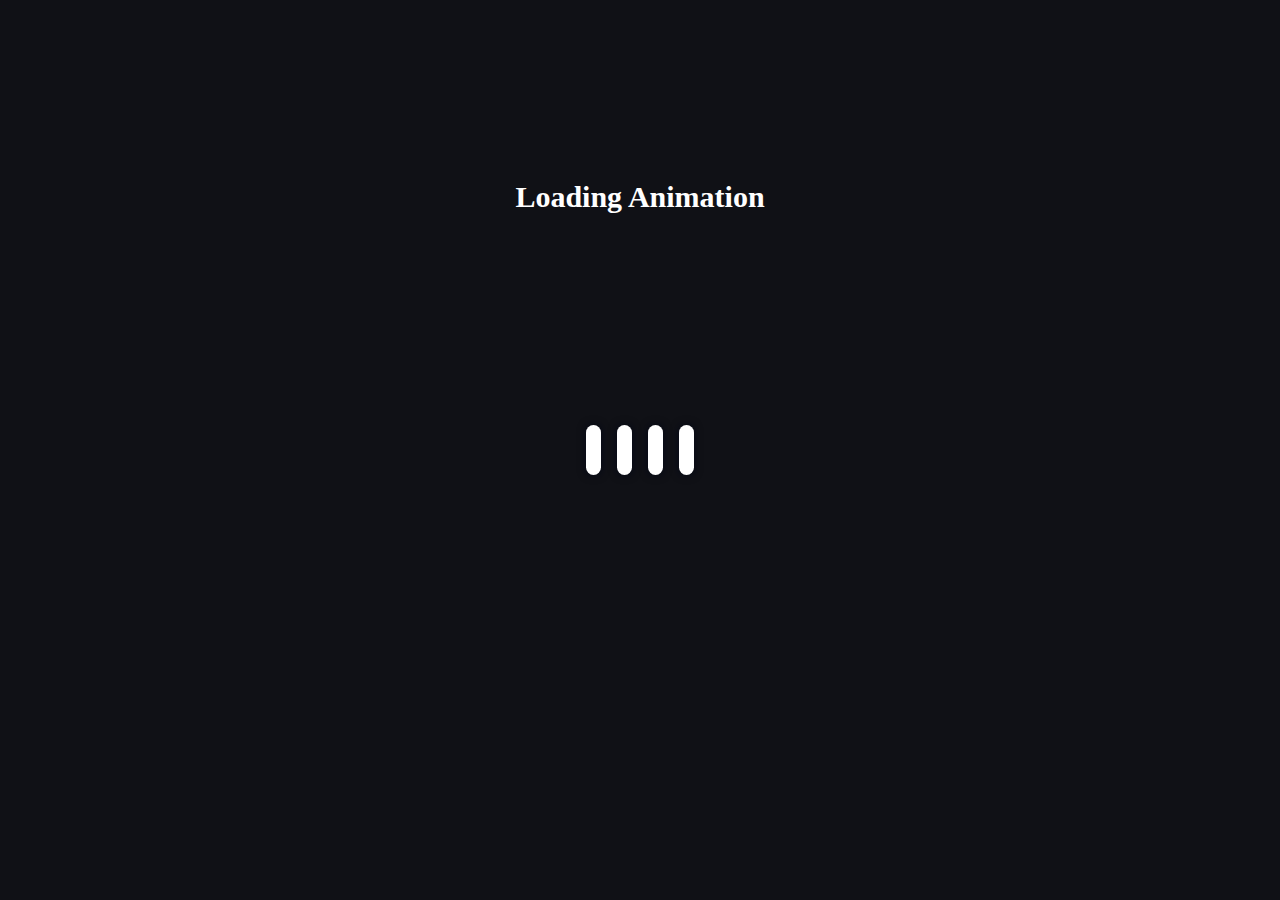
<file: 01-animation/index.html>
<!DOCTYPE html>
<html lang="en">
<head>
    <meta charset="UTF-8">
    <meta name="viewport" content="width=device-width, initial-scale=1.0">
    <title>Animation in CSS</title>
    <link rel="stylesheet" href="loading.css">
</head>
<body>
    <!-- <div class="box">
        Nytewalker👨🏽‍🚀
    </div> -->
    <div class="header">Loading Animation</div>
    <div class="load-container">
        <div class="box1 box"></div>
        <div class="box2 box"></div>
        <div class="box3 box"></div>
        <div class="box4 box"></div>
    </div>
    
</body>
</html>
</file>
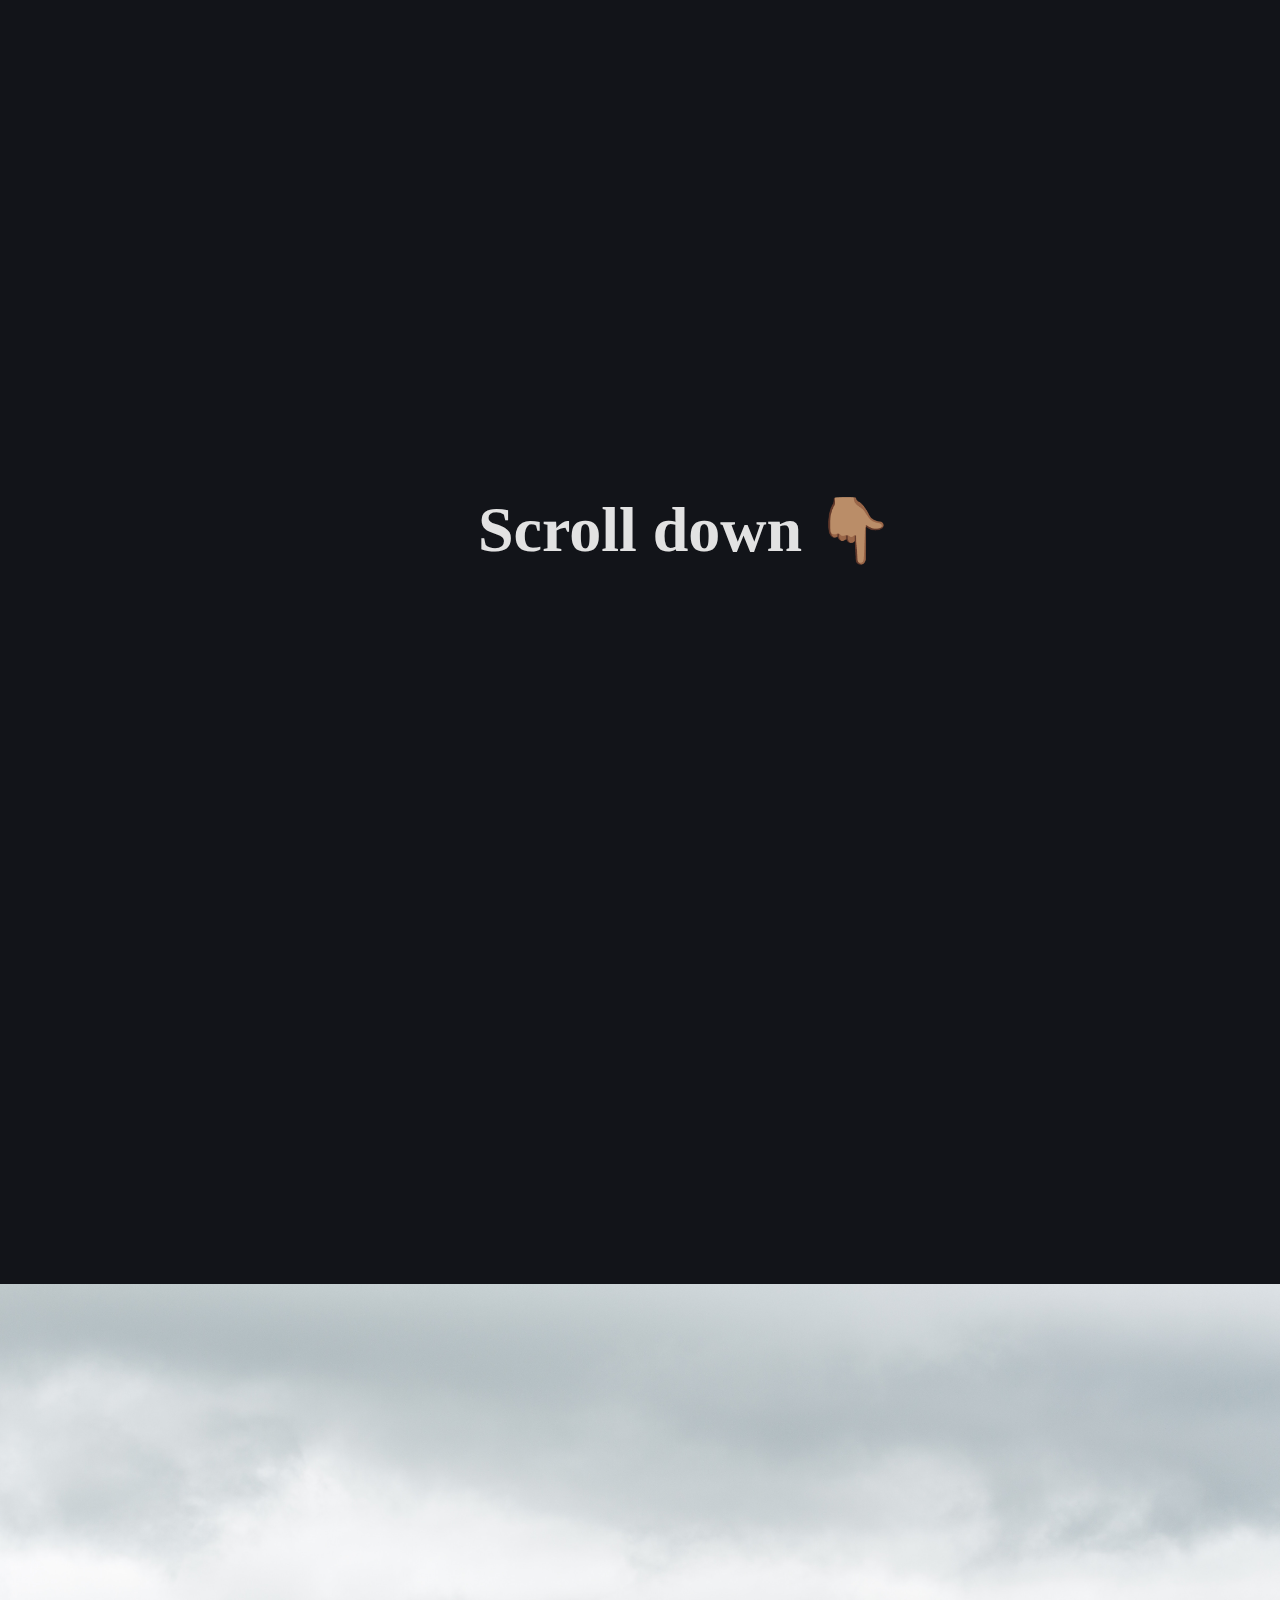
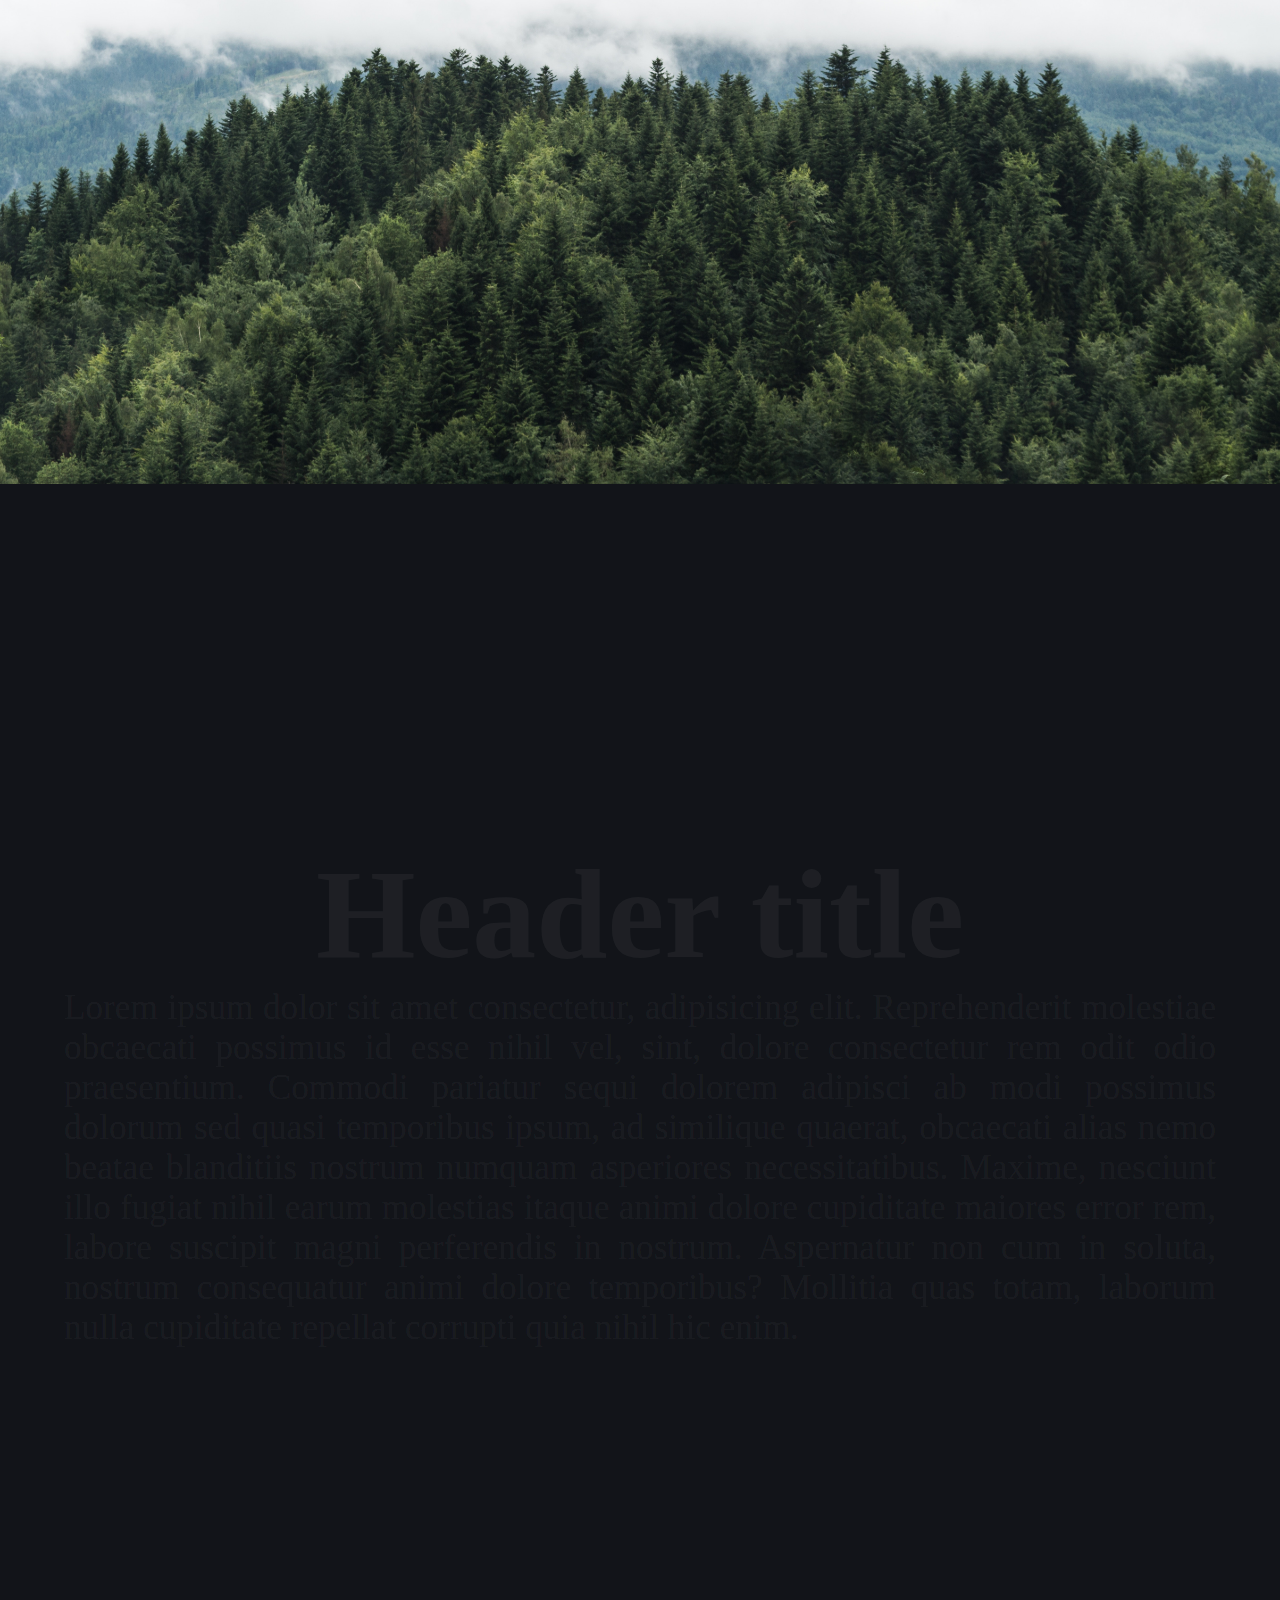
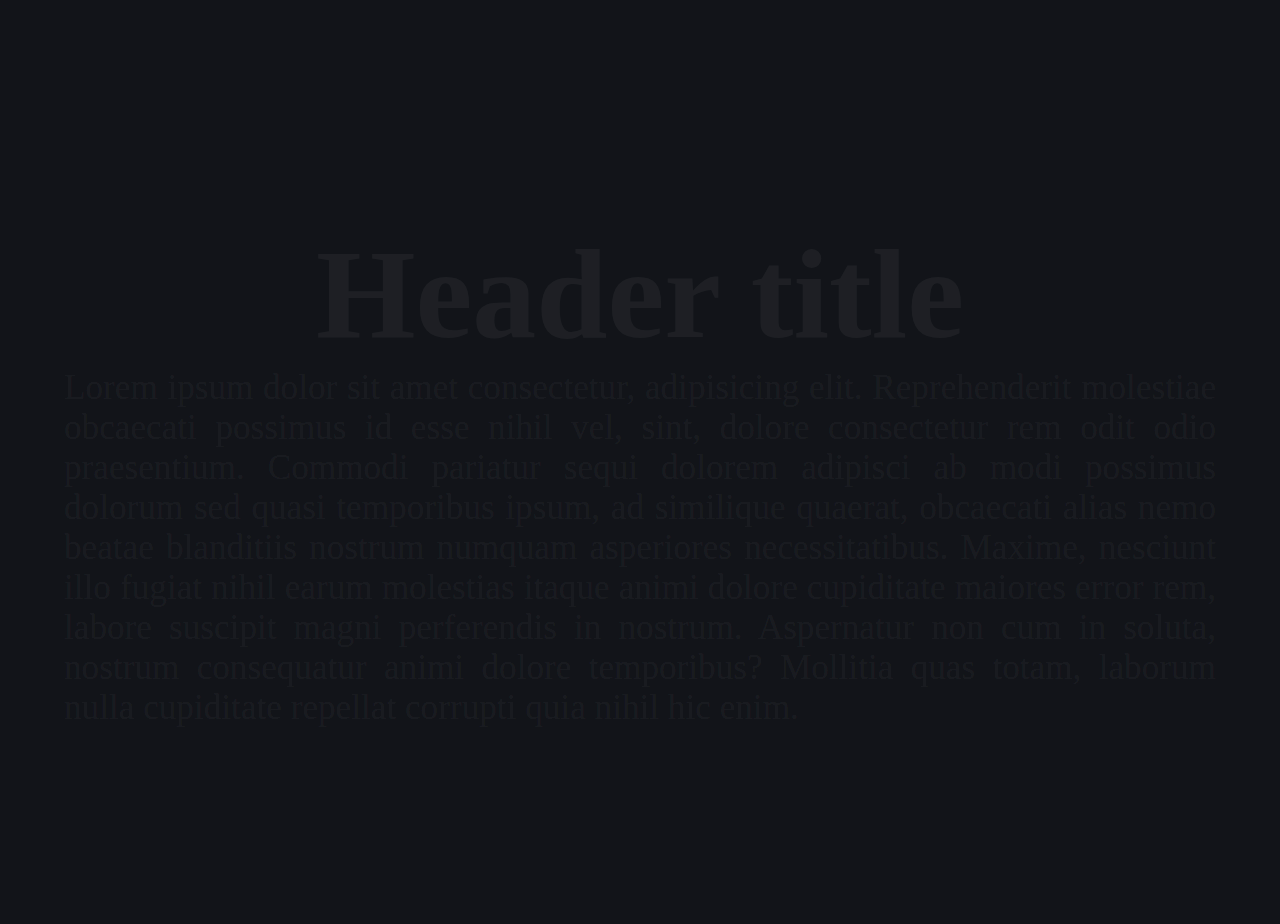
<file: 02-animation/index.html>
<!DOCTYPE html>
<html lang="en">
<head>
    <meta charset="UTF-8">
    <meta name="viewport" content="width=device-width, initial-scale=1.0">
    <title>02-animation-lesson</title>
    <link rel="stylesheet" href="animate.css">
</head>
<body>
    <section>
        <h1 class="header">Scroll down <span class="arrow">👇🏽</span></h1>
    </section>
    <section>
        <div class="img-container">
            <img src="./img.jpg" alt="">
        </div>
    </section>
    <section class="scroll-reveal">
        <h2><span>Header title</span></h2>
        <p><span>Lorem ipsum dolor sit amet consectetur, adipisicing elit. Reprehenderit molestiae obcaecati possimus id esse nihil vel, sint, dolore consectetur rem odit odio praesentium. Commodi pariatur sequi dolorem adipisci ab modi possimus dolorum sed quasi temporibus ipsum, ad similique quaerat, obcaecati alias nemo beatae blanditiis nostrum numquam asperiores necessitatibus. Maxime, nesciunt illo fugiat nihil earum molestias itaque animi dolore cupiditate maiores error rem, labore suscipit magni perferendis in nostrum. Aspernatur non cum in soluta, nostrum consequatur animi dolore temporibus? Mollitia quas totam, laborum nulla cupiditate repellat corrupti quia nihil hic enim.</span></p>
    </section>
    <section class="scroll-reveal">
        <h2><span>Header title</span></h2>
        <p><span>Lorem ipsum dolor sit amet consectetur, adipisicing elit. Reprehenderit molestiae obcaecati possimus id esse nihil vel, sint, dolore consectetur rem odit odio praesentium. Commodi pariatur sequi dolorem adipisci ab modi possimus dolorum sed quasi temporibus ipsum, ad similique quaerat, obcaecati alias nemo beatae blanditiis nostrum numquam asperiores necessitatibus. Maxime, nesciunt illo fugiat nihil earum molestias itaque animi dolore cupiditate maiores error rem, labore suscipit magni perferendis in nostrum. Aspernatur non cum in soluta, nostrum consequatur animi dolore temporibus? Mollitia quas totam, laborum nulla cupiditate repellat corrupti quia nihil hic enim.</span></p>
    </section>
    
</body>
</html>
</file>
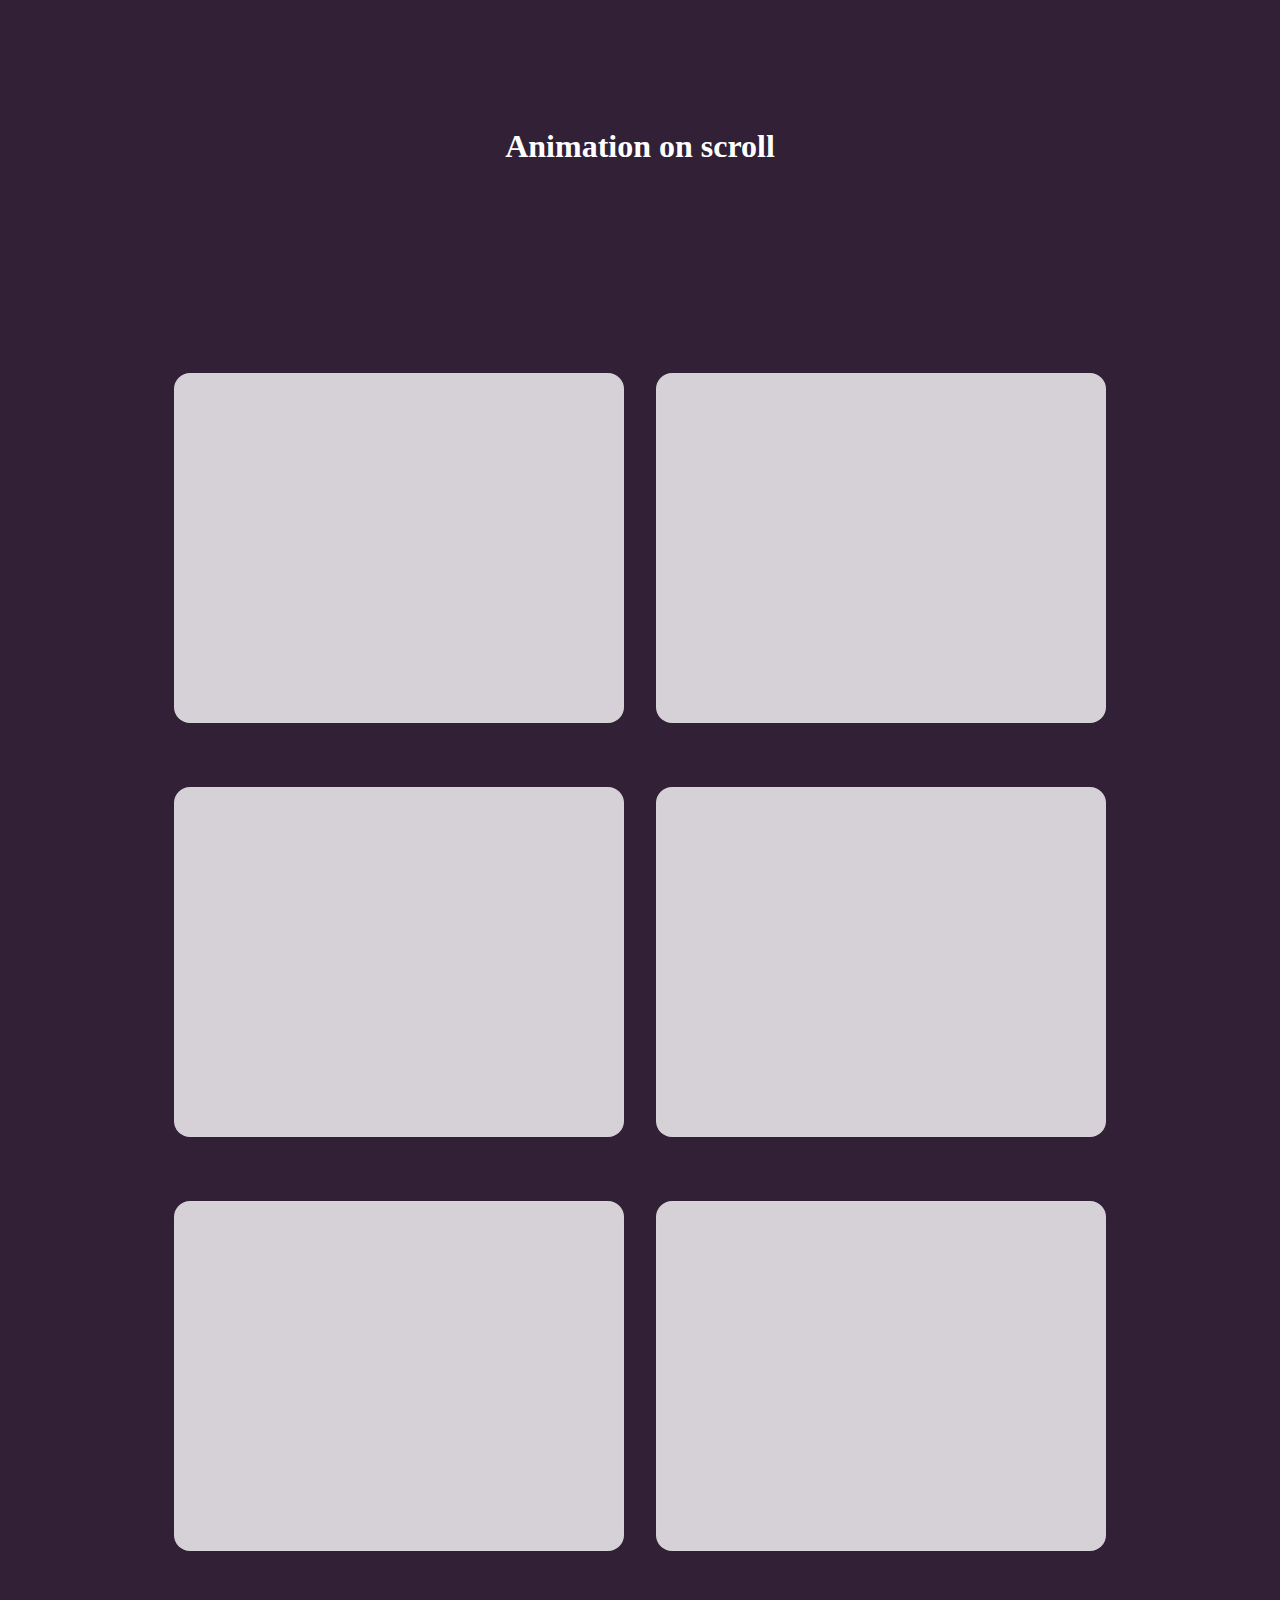
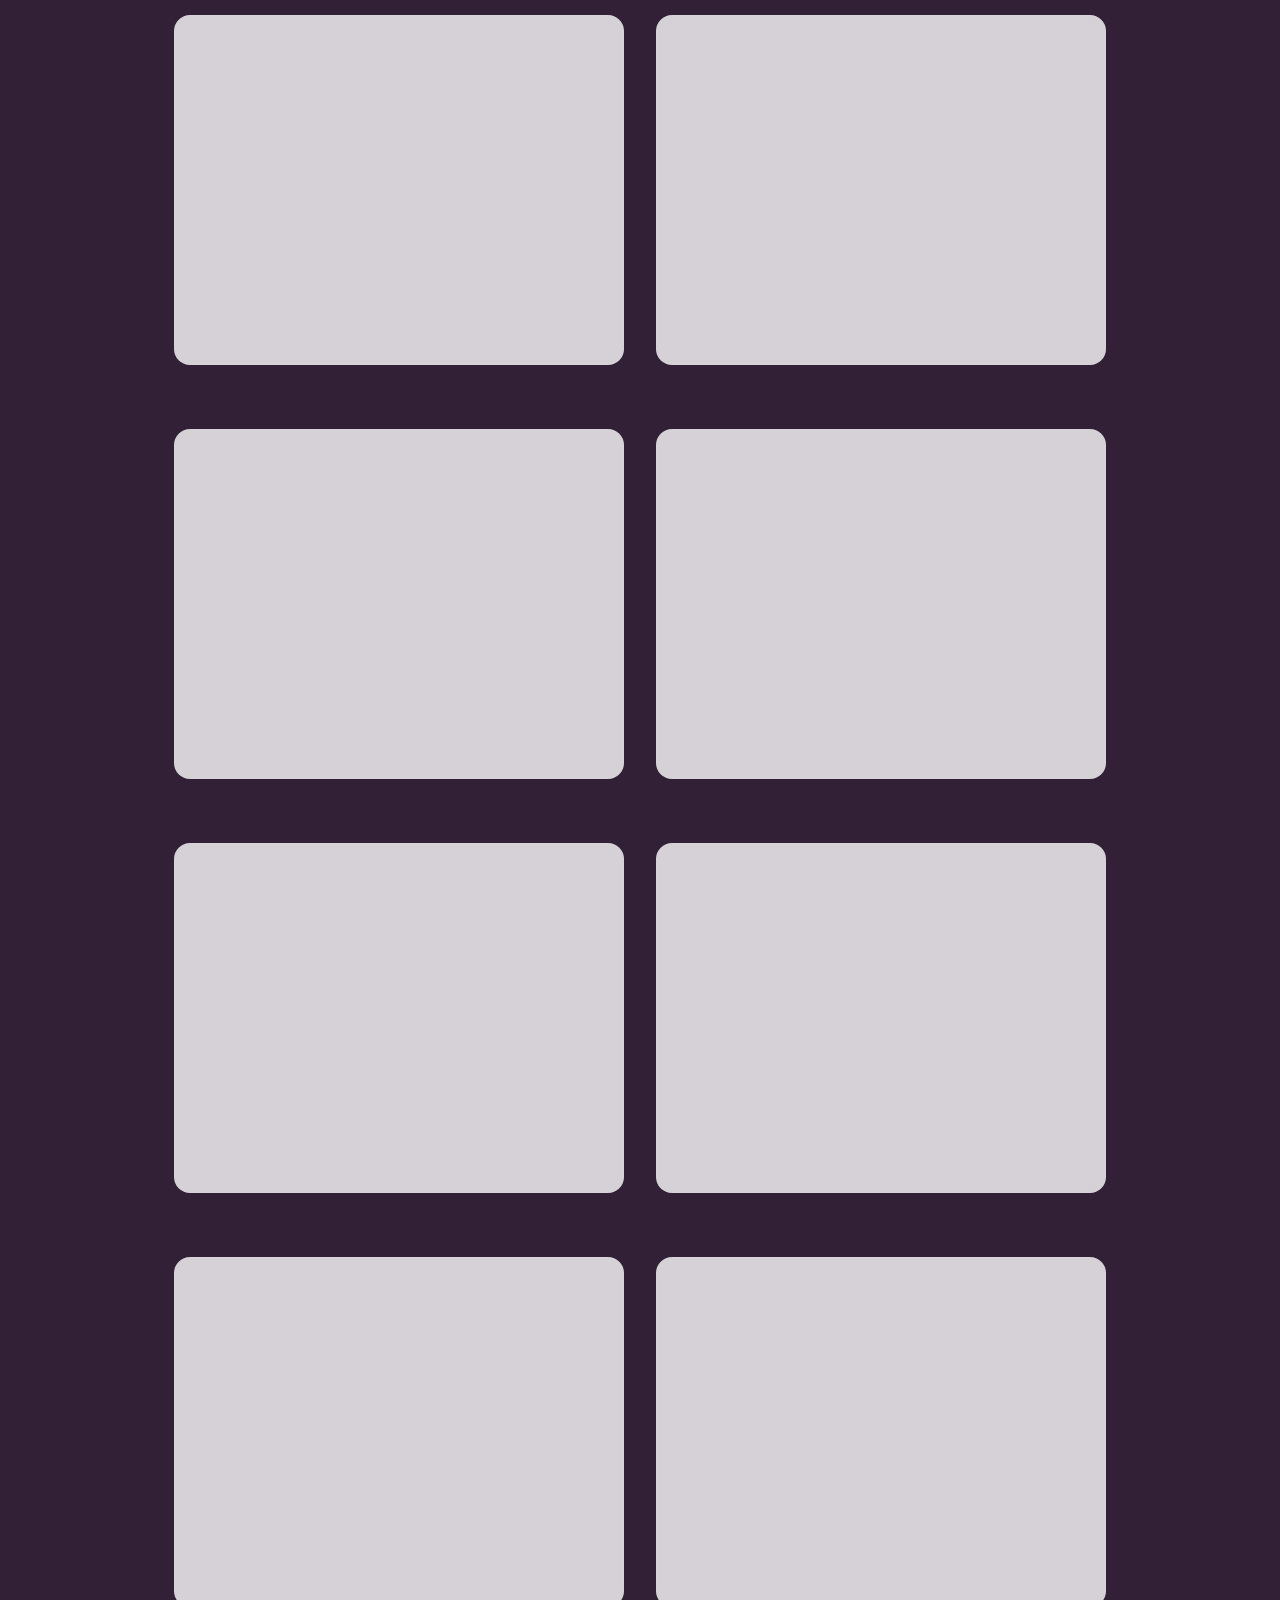
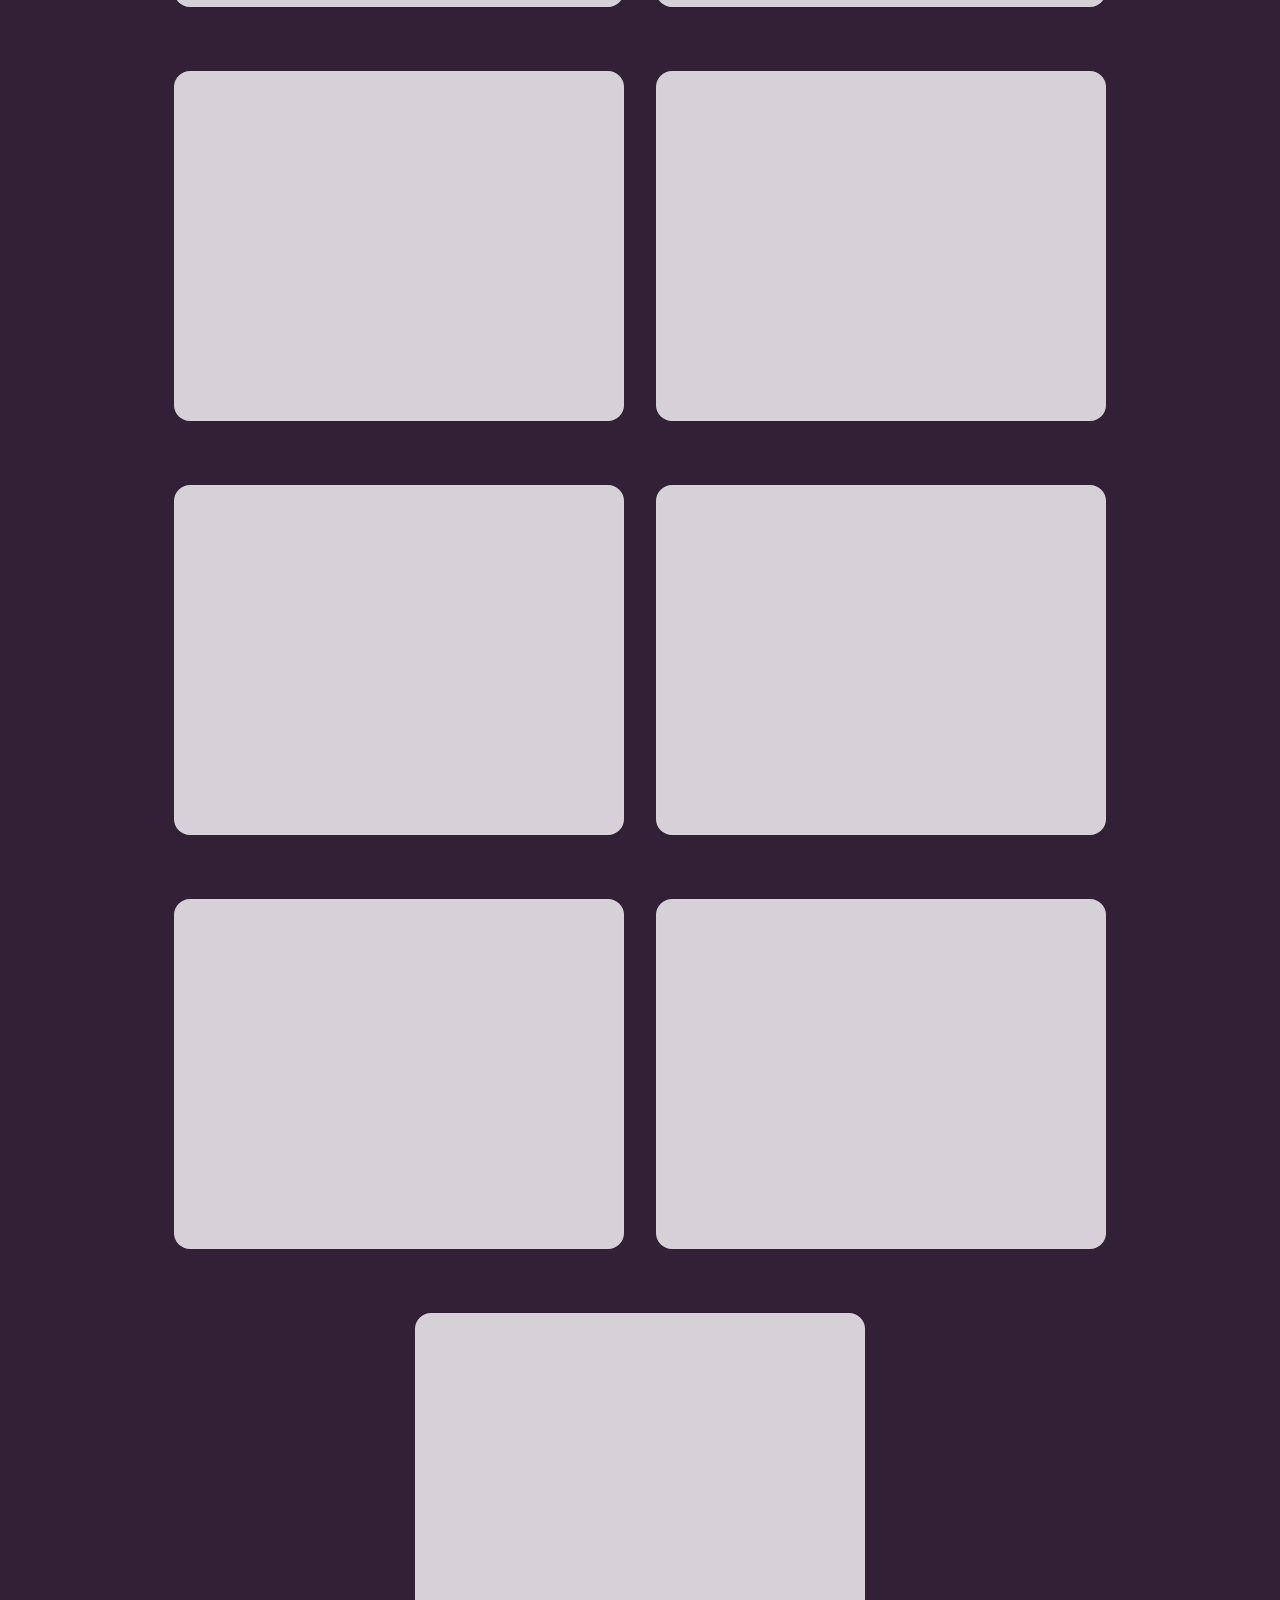
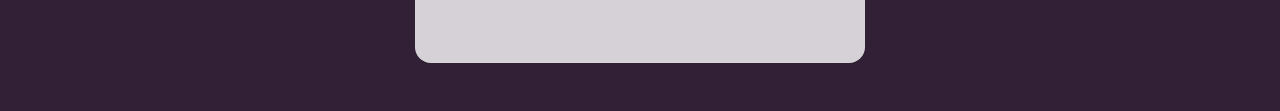
<file: 03-animation/index.html>
<!DOCTYPE html>
<html lang="en">
<head>
    <meta charset="UTF-8">
    <meta name="viewport" content="width=device-width, initial-scale=1.0">
    <title>03-animation-scroll</title>
    <link rel="stylesheet" href="style.css">
</head>
<body>
    <h1>Animation on scroll</h1>
    <div class="container">
        <div class="box"></div>
        <div class="box"></div>
        <div class="box"></div>
        <div class="box"></div>
        <div class="box"></div>
        <div class="box"></div>
        <div class="box"></div>
        <div class="box"></div>
        <div class="box"></div>
        <div class="box"></div>
        <div class="box"></div>
        <div class="box"></div>
        <div class="box"></div>
        <div class="box"></div>
        <div class="box"></div>
        <div class="box"></div>
        <div class="box"></div>
        <div class="box"></div>
        <div class="box"></div>
        <div class="box"></div>
        <div class="box"></div>
    </div>
</body>
</html>
</file>
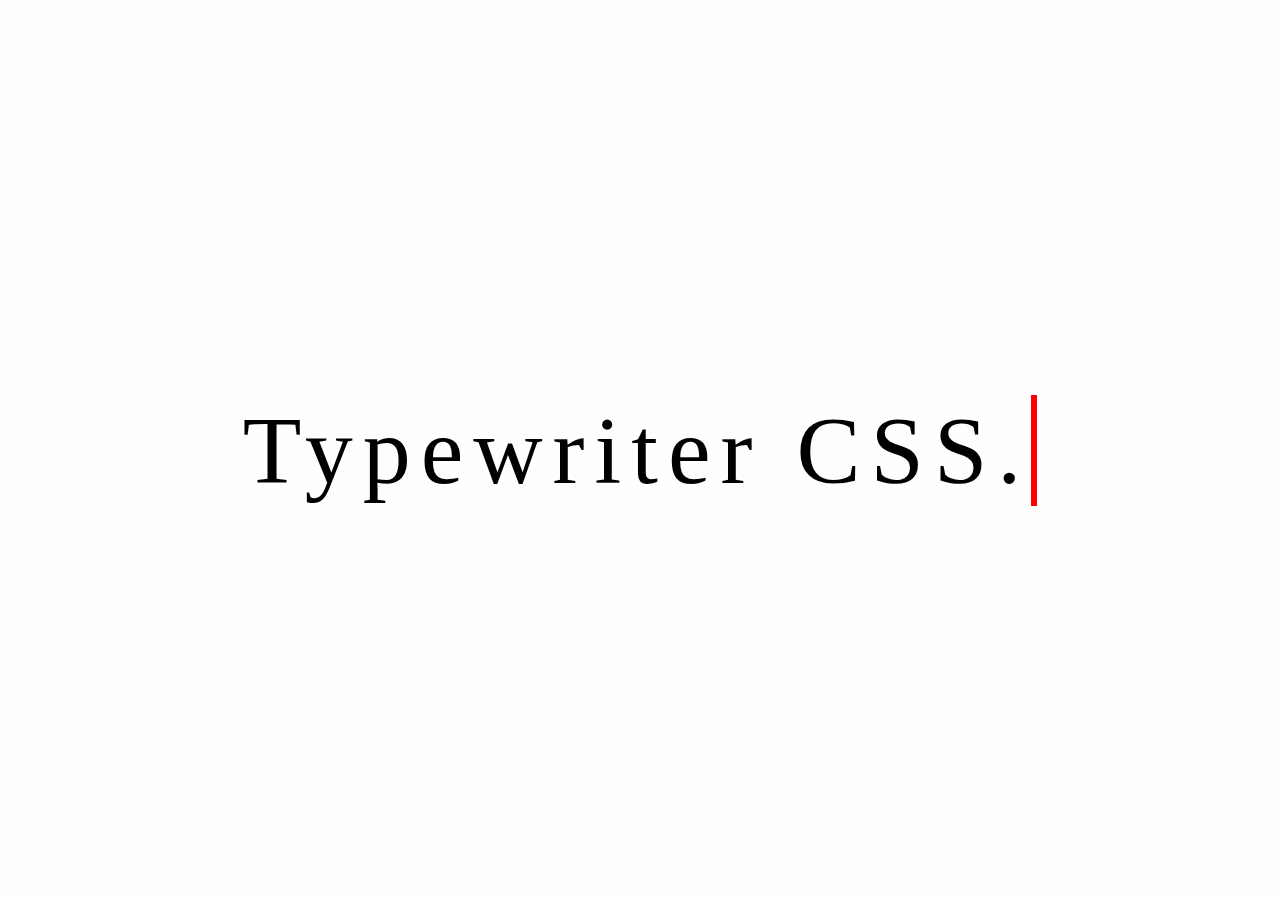
<file: 04-animation/index.html>
<!DOCTYPE html>
<html lang="en">
<head>
    <meta charset="UTF-8">
    <meta name="viewport" content="width=device-width, initial-scale=1.0">
    <title>Typewriter effect</title>
    <link rel="stylesheet" href="style.css">
</head>
<body>
    <div class="container">
        <p class="text">Typewriter CSS.</p>
    </div>
</body>
</html>
</file>
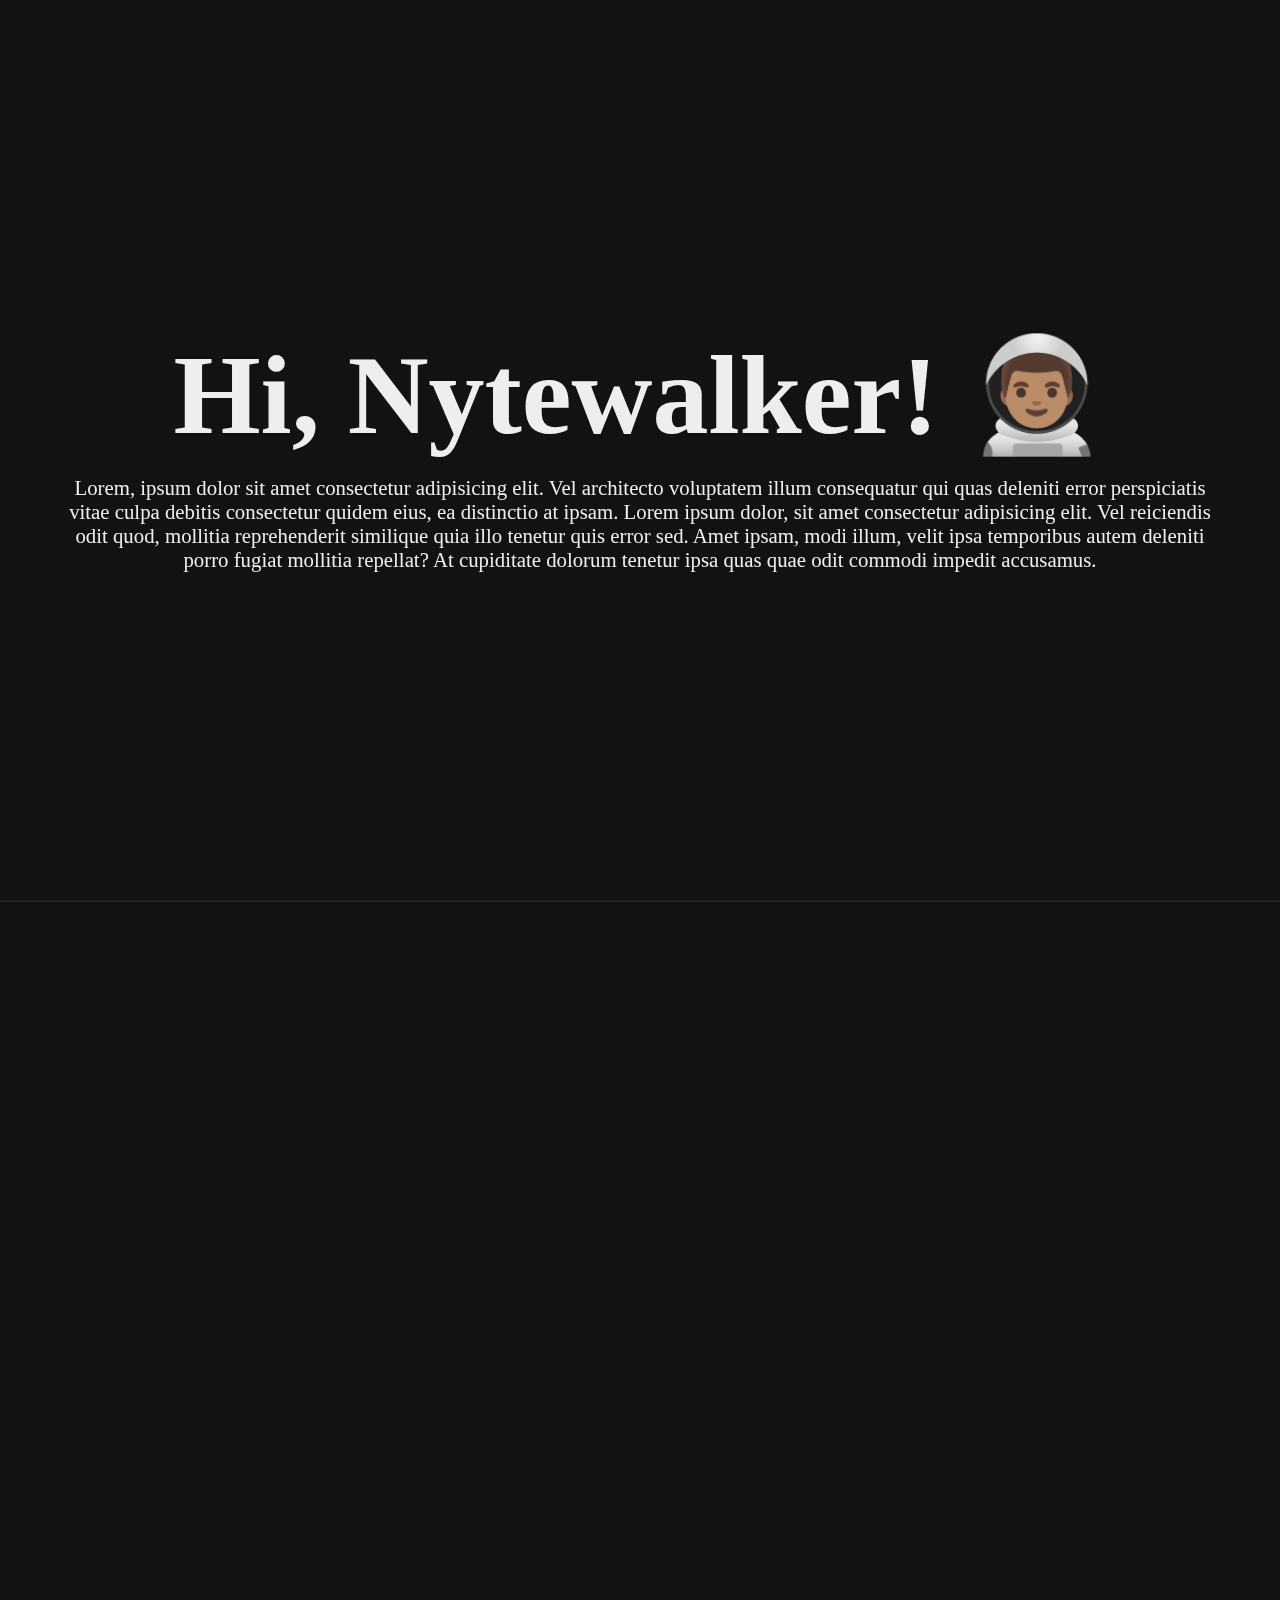
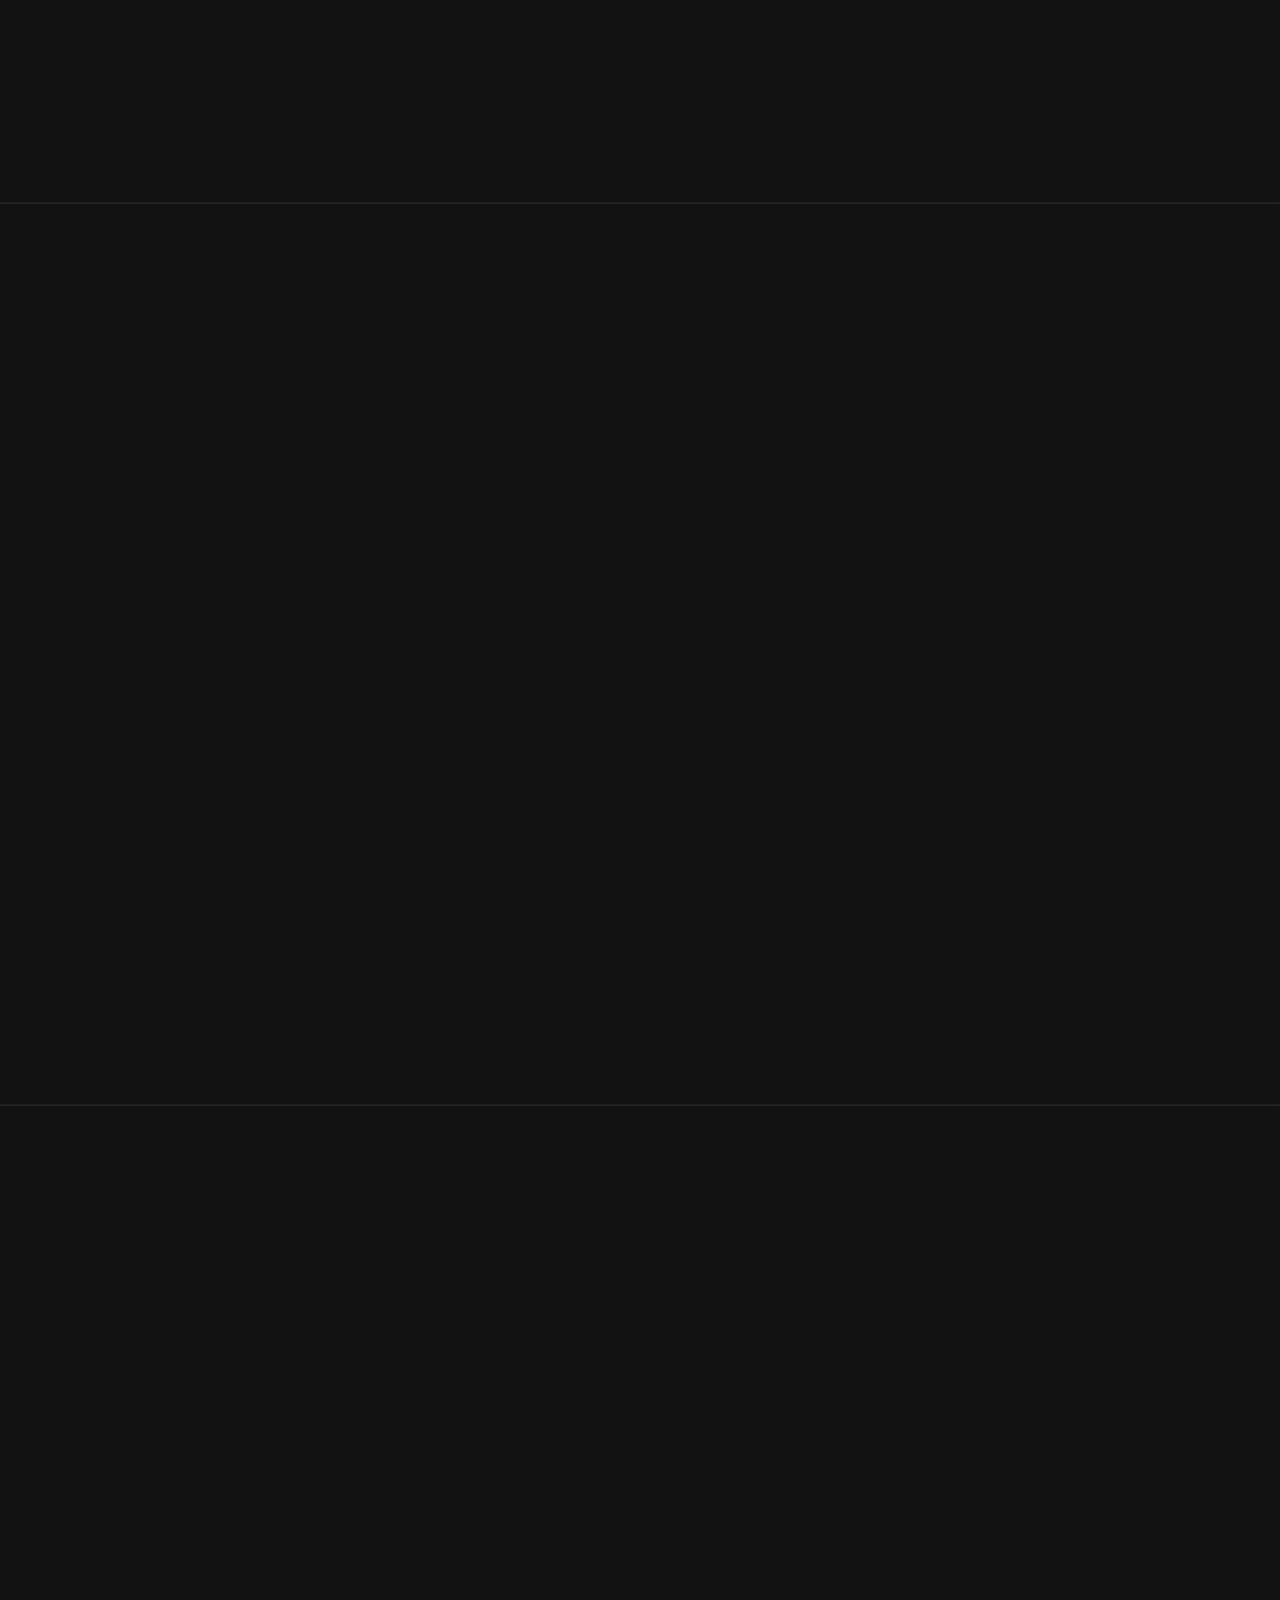
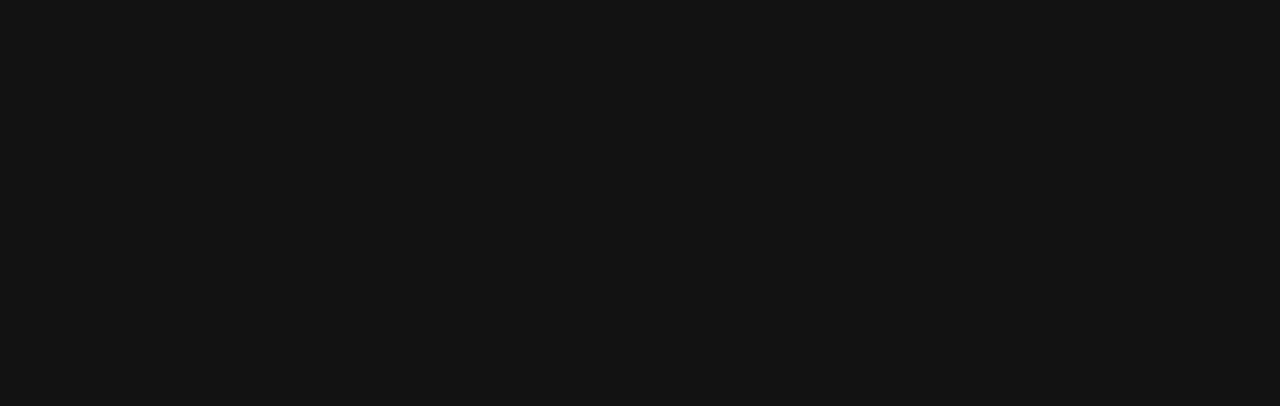
<file: 05-animation/index.html>
<!DOCTYPE html>
<html lang="en">
<head>
    <meta charset="UTF-8">
    <meta name="viewport" content="width=device-width, initial-scale=1.0">
    <title>Animating with JavaScript</title>
    <link rel="stylesheet" href="style.css">
    <script defer src="app.js"></script>
</head>
<body>
    <section class="first-section hidden">
        <h1>Hi, Nytewalker! 👨🏽‍🚀</h1>
        <p>Lorem, ipsum dolor sit amet consectetur adipisicing elit. Vel architecto voluptatem illum consequatur qui quas deleniti error perspiciatis vitae culpa debitis consectetur quidem eius, ea distinctio at ipsam. Lorem ipsum dolor, sit amet consectetur adipisicing elit. Vel reiciendis odit quod, mollitia reprehenderit similique quia illo tenetur quis error sed. Amet ipsam, modi illum, velit ipsa temporibus autem deleniti porro fugiat mollitia repellat? At cupiditate dolorum tenetur ipsa quas quae odit commodi impedit accusamus.</p>
    </section>
    <hr>

    <section class="second-section hidden">
        <h2>Check-out Portfolio</h2>
        <p>Lorem ipsum dolor sit amet consectetur adipisicing elit. Reprehenderit tempora doloremque eaque mollitia. Incidunt asperiores delectus voluptatum, rem eveniet perspiciatis blanditiis quaerat distinctio! Lorem ipsum dolor sit amet, consectetur adipisicing elit. Similique ullam a aut provident accusamus repudiandae minima? Maxime nam iusto harum quod cumque. Illum reprehenderit rerum quisquam quaerat eaque mollitia, natus veniam perferendis accusamus veritatis fugit tempora perspiciatis qui! Neque iure accusamus numquam! Alias neque voluptates dolor, illo sed expedita reprehenderit nesciunt quae minima perferendis reiciendis, rerum qui porro optio quaerat magni eveniet error laudantium explicabo? Voluptas ipsum sequi voluptate. Minima obcaecati, porro tempora dolorem ullam vitae aliquam!</p>
    </section>
    <hr>

    <section class="second-section hidden">
        <h2>Found something for you !</h2>
        <p>Lorem ipsum dolor sit amet consectetur adipisicing elit. Reprehenderit tempora doloremque eaque mollitia. Incidunt asperiores delectus voluptatum, rem eveniet perspiciatis blanditiis quaerat distinctio! Lorem ipsum dolor sit amet, consectetur adipisicing elit. Similique ullam a aut provident accusamus repudiandae minima? Maxime nam iusto harum quod cumque.</p>
    </section>
    <hr>

    <section class="third-section hidden">
        <h2>Hope you like it !</h2>
        <div class="img-box">
            <div class="img-container">
                <img src="./assets/img1.jpeg" alt="img-src">
            </div>
            <div class="img-container">
                <img src="./assets/img2.jpeg" alt="img-src">
            </div>
            <div class="img-container">
                <img src="./assets/img3.jpg" alt="img-src">
            </div>
            <div class="img-container">
                <img src="./assets/img4.png" alt="img-src">
            </div>
        </div>
    </section>
</body>
</html>
</file>
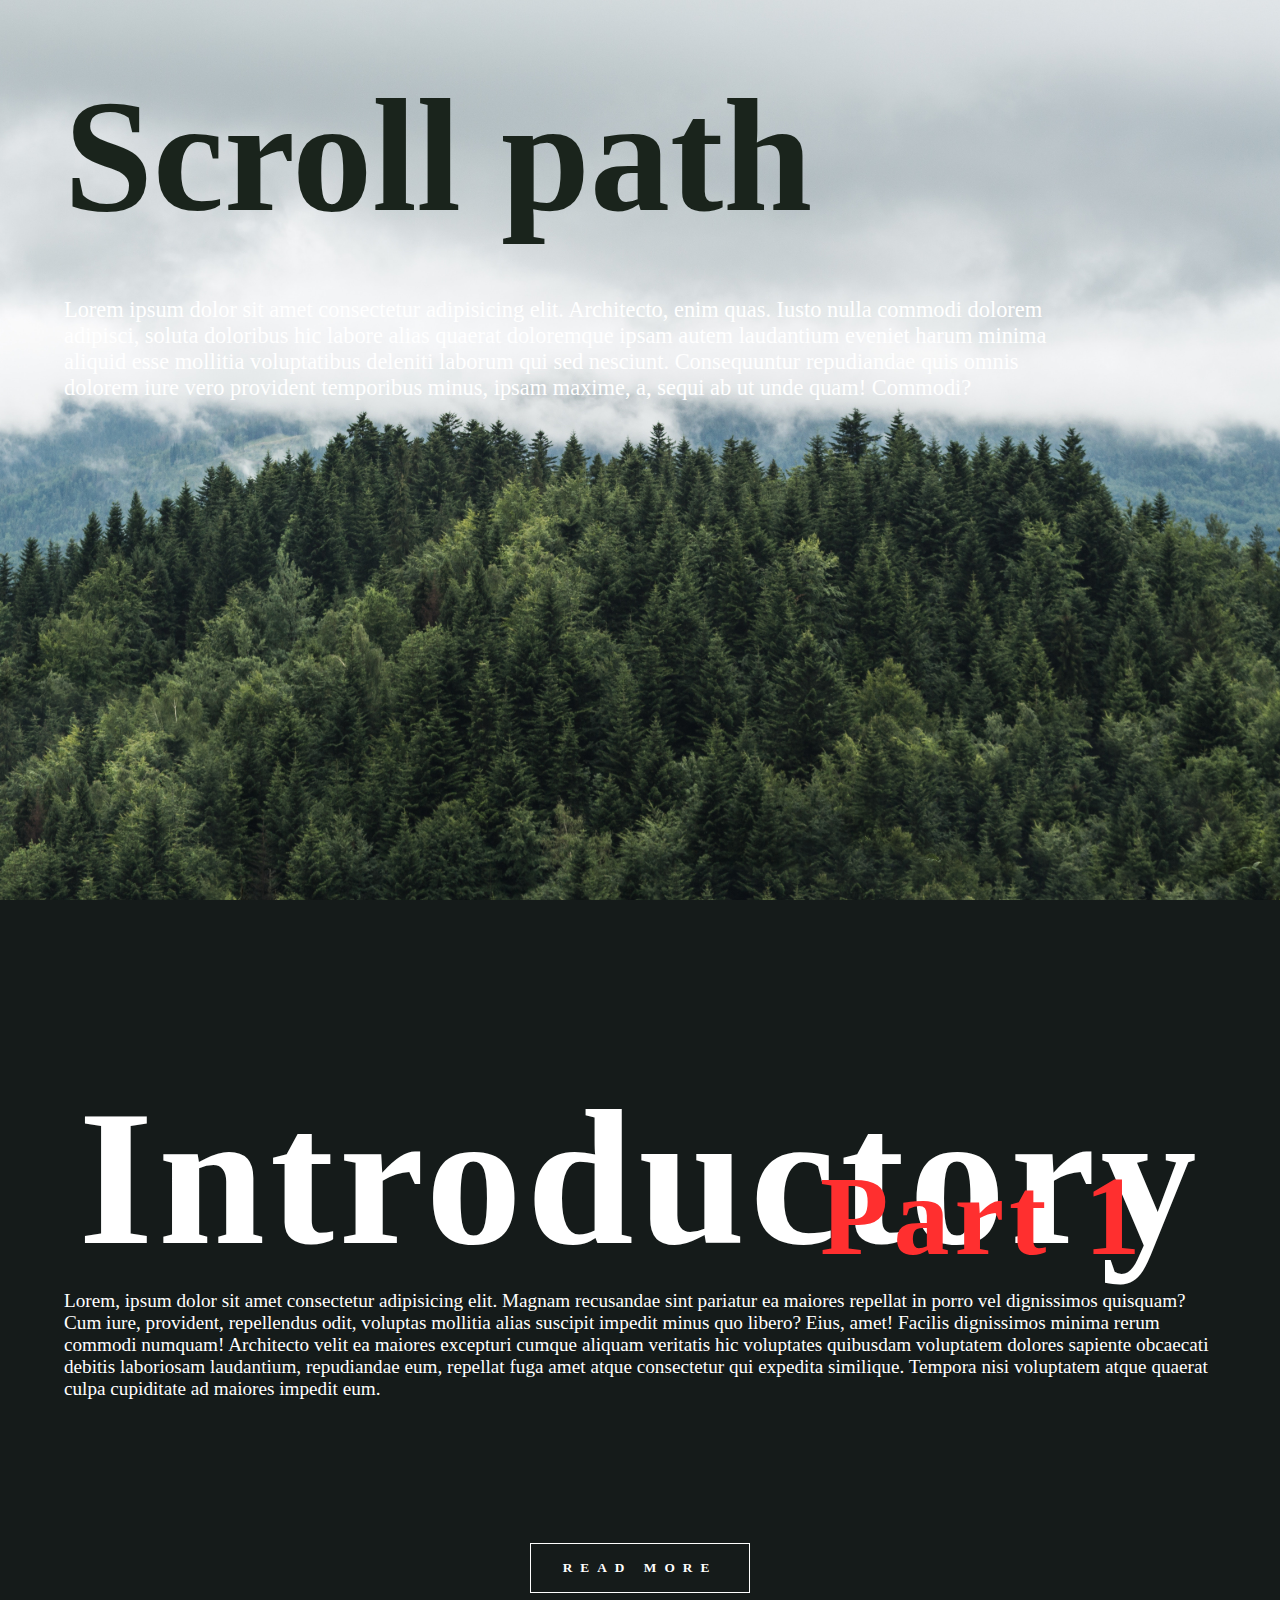
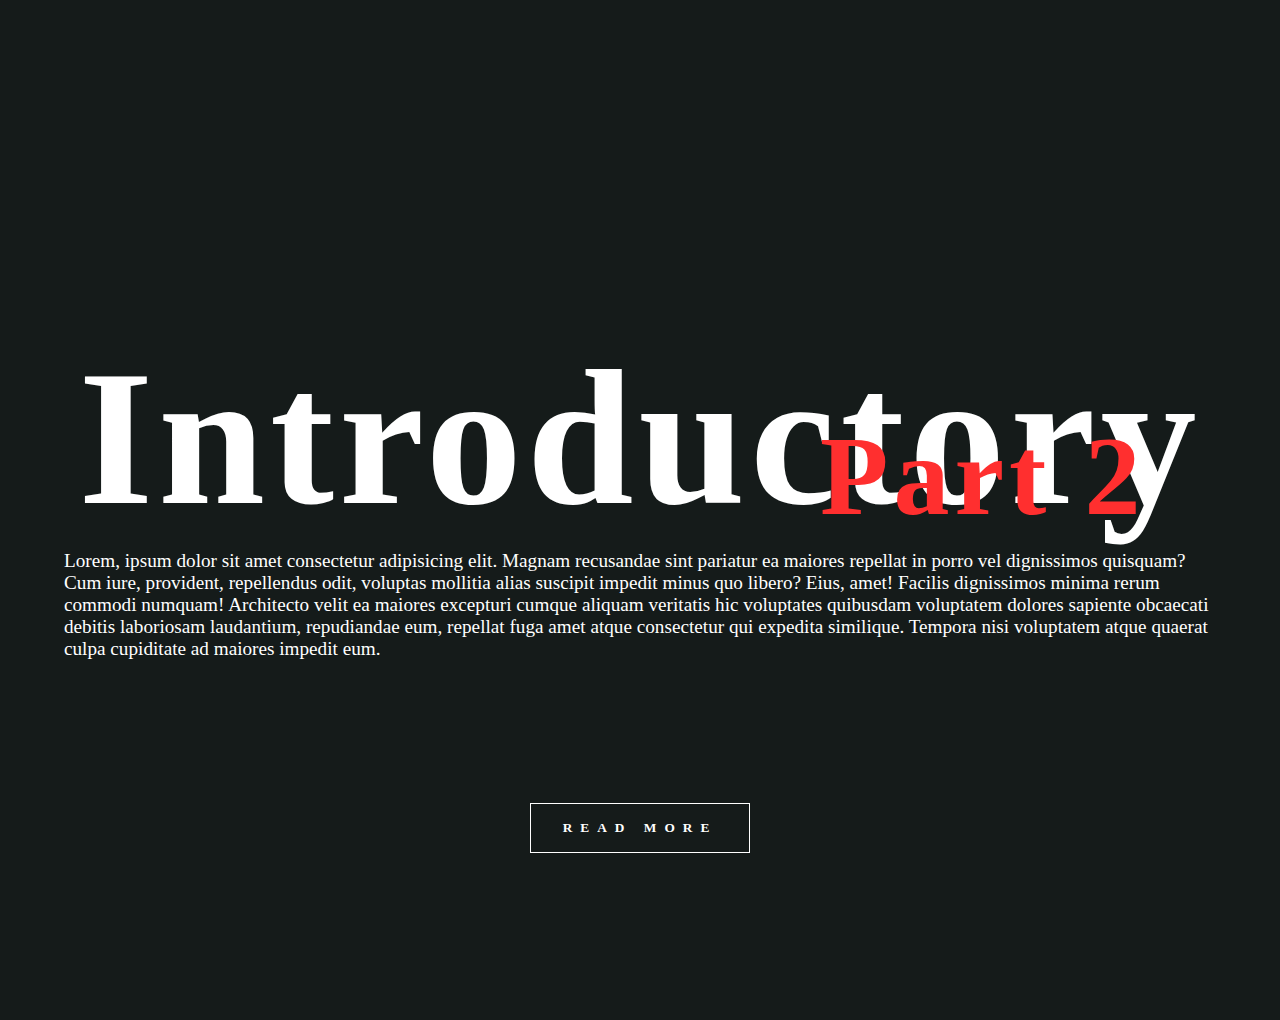
<file: Web-page/index.html>
<!DOCTYPE html>
<html lang="en">
<head>
    <meta charset="UTF-8">
    <meta name="viewport" content="width=device-width, initial-scale=1.0">
    <title>Experiment</title>
    <link rel="stylesheet" href="style.css">
    <!-- <script defer src="app.js"></script> -->
</head>
<body>
   
    <div class="container">
        <div class="img-container">
            <img src="./img.jpg" alt="">
        </div>
        <h2>Scroll path</h2>
        <p>Lorem ipsum dolor sit amet consectetur adipisicing elit. Architecto, enim quas. Iusto nulla commodi dolorem adipisci, soluta doloribus hic labore alias quaerat doloremque ipsam autem laudantium eveniet harum minima aliquid esse mollitia voluptatibus deleniti laborum qui sed nesciunt. Consequuntur repudiandae quis omnis dolorem iure vero provident temporibus minus, ipsam maxime, a, sequi ab ut unde quam! Commodi?</p>
    </div>
    <section class="hidden">
        <h1 class="header">Introductory <span>Part 1</span></h1>
        <div>
            <p>
                Lorem, ipsum dolor sit amet consectetur adipisicing elit. Magnam recusandae sint pariatur ea maiores repellat in porro vel dignissimos quisquam? Cum iure, provident, repellendus odit, voluptas mollitia alias suscipit impedit minus quo libero? Eius, amet! Facilis dignissimos minima rerum commodi numquam! Architecto velit ea maiores excepturi cumque aliquam veritatis hic voluptates quibusdam voluptatem dolores sapiente obcaecati debitis laboriosam laudantium, repudiandae eum, repellat fuga amet atque consectetur qui expedita similique. Tempora nisi voluptatem atque quaerat culpa cupiditate ad maiores impedit eum.
            </p>
        </div>
        <button>Read more</button>
    </section>
    <section class="hidden">
        <h1 class="header">Introductory <span>Part 2</span></h1>
        <div>
            <p>
                Lorem, ipsum dolor sit amet consectetur adipisicing elit. Magnam recusandae sint pariatur ea maiores repellat in porro vel dignissimos quisquam? Cum iure, provident, repellendus odit, voluptas mollitia alias suscipit impedit minus quo libero? Eius, amet! Facilis dignissimos minima rerum commodi numquam! Architecto velit ea maiores excepturi cumque aliquam veritatis hic voluptates quibusdam voluptatem dolores sapiente obcaecati debitis laboriosam laudantium, repudiandae eum, repellat fuga amet atque consectetur qui expedita similique. Tempora nisi voluptatem atque quaerat culpa cupiditate ad maiores impedit eum.
            </p>
        </div>
        <button>Read more</button>
    </section>
</body>
</html>
</file>
<file: 01-animation/loading.css>
*{
    margin: 0;
    padding: 0;
    box-sizing: border-box;
}

body{
    background-color: #101116;
    font-family: 'Space Mono';
    height: 100vh;
    display: flex;
    align-items: center;
    justify-content: center;
    flex-direction: column;
    color: #ffffff;
}

.header{
    font-size: 30px;
    font-weight: 800;
    position: absolute;
    top: 20%;
}

.load-container{
    display: flex;
    gap: 1rem;
    justify-content: center;
    align-items: center;
}

.box{
    height: 50px;
    width: 15px;
    border-radius: .5rem;
    -webkit-border-radius: .5rem;
    -moz-border-radius: .5rem;
    -ms-border-radius: .5rem;
    -o-border-radius: .5rem;
    background-color: #ffffff;
    box-shadow: 0 0 8px #030716;
}

.box1{
    animation: 4s loading infinite ease-in-out .2s;
    -webkit-animation: 4s loading infinite ease-in-out .2s;
}
.box2{
    animation: 4s loading infinite ease-in-out .4s;
    -webkit-animation: 4s loading infinite ease-in-out .4s;
}
.box3{
    animation: 4s loading infinite ease-in-out .6s;
    -webkit-animation: 4s loading infinite ease-in-out .6s;
}
.box4{
    animation: 4s loading infinite ease-in-out .8s;
    -webkit-animation: 4s loading infinite ease-in-out .8s;
}


@keyframes loading{
    0%{
        transform: translate(0);
        -webkit-transform: translate(0);
        -moz-transform: translate(0);
        -ms-transform: translate(0);
        -o-transform: translate(0);
         
    }

    33%{
        transform: translateY(30px);
        -webkit-transform: translateY(30px);
        -moz-transform: translateY(30px);
        -ms-transform: translateY(30px);
        -o-transform: translateY(30px);

}

    69%{
        transform: translateY(-40px);
        -webkit-transform: translateY(-40px);
        -moz-transform: translateY(-40px);
        -ms-transform: translateY(-40px);
        -o-transform: translateY(-40px);
}

100%{
    transform: translateY(0);
    -webkit-transform: translateY(0);
    -moz-transform: translateY(0);
    -ms-transform: translateY(0);
    -o-transform: translateY(0);
}


}
</file>
<file: 03-animation/style.css>
*{
    margin: 0;
    padding: 0;
    box-sizing: border-box;
}

body{
    background-color: #2f1d34fc;
    display: flex;
    flex-direction: column;
    align-items: center;
    justify-content: center;
    scroll-behavior: smooth;
}


.container{
    display: flex;
    margin-top: 12rem;
    gap: 2rem;
    flex-wrap: wrap;
    align-items: center;
    justify-content: center;
    padding: 1rem;
}

h1{
    color: white;
    margin-top: 8rem;
}

.box{
    background-color: #ffffffcb;
    margin-bottom: 2rem;
    width: 450px;
    height: 350px;
    border: 1px solid #d8d8d858;
    border-radius: 1rem;
    -webkit-border-radius: 1rem;
    -moz-border-radius: 1rem;
    -ms-border-radius: 1rem;
    -o-border-radius: 1rem;
    animation: appear linear;
    -webkit-animation: appear linear;
    animation-timeline: view(y);
    animation-range: entry 0% cover 30%;
}




@keyframes appear{
    from{
        opacity: 0;
        scale: 0.5;
    }

    to{
        opacity: 1;
        scale: 1;
       
    }
}
</file>
<file: 04-animation/style.css>
*{
    margin: 0;
    padding: 0;
    box-sizing: border-box;
}

body{
    display: flex;
    height: 100vh;
    flex-direction: column;
    align-items: center;
    justify-content: center;
    font-family: 'Space Mono';
    background-color: #fefefe;
}


.container{
    display: inline-block;
}

.text{
    font-size: 6em;
    letter-spacing: 10px;
    border-right: 6px solid;
    border-color: red;
    width: 100%;
    white-space: nowrap;
    overflow: hidden;
    animation: cursor .4s step-end infinite alternate,typing 3.5s steps(15);
    -webkit-animation: cursor .4s step-end infinite alternate,typing 3.5s steps(15);
}

@keyframes typing{
    from{
        width: 0;
    }
}

@keyframes cursor {
    50%{
        border-color: transparent;
    }
}
</file>
<file: 05-animation/style.css>
*{
    margin: 0;
    padding: 0;
    box-sizing: border-box;
}


body{
    background-color: #121212;
    color: #eee;
    display: flex;
    flex-direction: column;
    font-family: Outfit;
}


section{
    display: grid;
    place-items: center;
    align-content: center;
    min-height: 100vh;
    gap: 1rem;
    padding: 0 4rem;
}

.first-section h1{
    font-size: 7em;
}
.first-section p{
    font-size: 1.3em;
    font-weight: 400;
    text-align: center;
}

.second-section h2, .third-section h2{
    font-size: 3em;
}

.second-section p{
    font-size: 1.4em;
}

.img-box{
    margin-top: 1rem;
    display: flex;
    gap: 1.5rem;
    justify-content: center;
    align-items: center;
}

hr{
    border-color: #f9f9f915;
}

.img-container{

    --size: 220px;
    width: var(--size);
    height: var(--size);
    border-radius: 10rem;
    -webkit-border-radius: 10rem;
    -moz-border-radius: 10rem;
    -ms-border-radius: 10rem;
    -o-border-radius: 10rem;
}

img{
    width: 100%;
    height: 100%;
    object-fit: cover;
    border-radius: 10rem;
    -webkit-border-radius: 10rem;
    -moz-border-radius: 10rem;
    -ms-border-radius: 10rem;
    -o-border-radius: 10rem;
    transition: ease .4s;
    -webkit-transition: ease .4s;
    -moz-transition: ease .4s;
    -ms-transition: ease .4s;
    -o-transition: ease .4s;
}

img:hover{
    box-shadow: 0 0 80px #6a6a6a58;
    transform: scale(1.1);
    -webkit-transform: scale(1.1);
    -moz-transform: scale(1.1);
    -ms-transform: scale(1.1);
    -o-transform: scale(1.1);
}

.img-container:nth-child(2){
    transition-delay: 200ms;
}
.img-container:nth-child(3){
    transition-delay: 400ms;
}
.img-container:nth-child(4){
    transition-delay: 600ms;
}


.hidden{
    opacity: 0;
    transition: all 1s;
    -webkit-transition: all 1s;
    -moz-transition: all 1s;
    -ms-transition: all 1s;
    -o-transition: all 1s;
    filter: blur(10px);
    -webkit-filter: blur(10px);
    transform: translateX(-100%);
    -webkit-transform: translateX(-100%);
    -moz-transform: translateX(-100%);
    -ms-transform: translateX(-100%);
    -o-transform: translateX(-100%);
}

.show{
    opacity: 1;
    filter: blur(0);
    -webkit-filter: blur(0);
    transform: translateX(0);
    -webkit-transform: translateX(0);
    -moz-transform: translateX(0);
    -ms-transform: translateX(0);
    -o-transform: translateX(0);
}

@media(prefers-reduced-motion){
    .hidden{
        transition: none;
        -webkit-transition: none;
        -moz-transition: none;
        -ms-transition: none;
        -o-transition: none;
    }
}
</file>
<file: Web-page/style.css>
*{
    margin: 0;
    padding: 0;
    box-sizing: border-box;
}


html{
    scroll-behavior: smooth;
}

body{
    display: grid;
    place-items: center;
    align-content: center;
    min-height: 100vh;
    width: 100%;
    gap: 2rem;
    font-family: Outfit;
    background: #151b1a;
    overflow-x: hidden;

}

.container{
    padding: 1rem 4rem;
    width: 100%;
    min-height: 100svh;
    color: #1a241c;
    display: grid;
    place-items: center;
    align-content:start;
}

.container h2{
    margin: 3rem 0;
    place-self: start;
    font-size: 10em;
}


.container p{
    font-size: 1.4em;
    padding-right: 10rem;
    color: #ffffff;
}

.img-container{
    width: 100%;
    height: 100%;
    position: absolute;
    z-index: -1;
}

img{
    width: 100%;
    height: 100%;
    object-fit: cover;
}

section{
   display: flex;
   flex-direction: column;
   align-items: center;
   justify-content: space-around;
   height: 700px;
   padding: 1rem 4rem;
   /* background-color: #111; */
   margin-bottom: 5rem;
   color: #ffffff;
   margin-top: 3rem;
}



.header{
    margin-top: 1rem;
    font-size: 12rem;
    text-align: center;
    font-family: 'Bebas Neue';
    line-height: 1;
    justify-self: start;
    position: relative;
    letter-spacing: 5px;
}
.header span{
    font-size: 7rem;
    position: absolute;
    display: inline-block;
    right: 5%;
    top: 40%;
    color: #ff2f2f;
    font-family: 'Hegomoni Signature';
}

section p{
    font-family: 'Noto Sans';
    margin-bottom: 3rem;
    font-size: 1.2rem;
    margin-top: -8rem;
    font-weight: 400;
}


button{
    padding: 1rem 2rem;
    border: 1px solid #ffffff;
    background-color: transparent;
    color: #ffffff;
    font-family: 'Noto Sans';
    font-weight: 700;
    text-transform: uppercase;
    letter-spacing: 8px;
    margin-top: -3rem;
}

@keyframes Fade{
   
85%,100%{
    scale: 3;
    opacity: 0;
    }
}


@keyframes move{
   to{
    opacity: 0; scale: 0.7;
   }
}


@media(prefers-reduced-motion='no-preference'){
    
}

img{
    animation: forwards Fade linear;
    -webkit-animation: forwards Fade linear;
    animation-timeline: view(y);
    animation-range: exit;
}

.container>p{
    animation: move infinite fowards;
    -webkit-animation: move infinite fowards;
}
</file>
